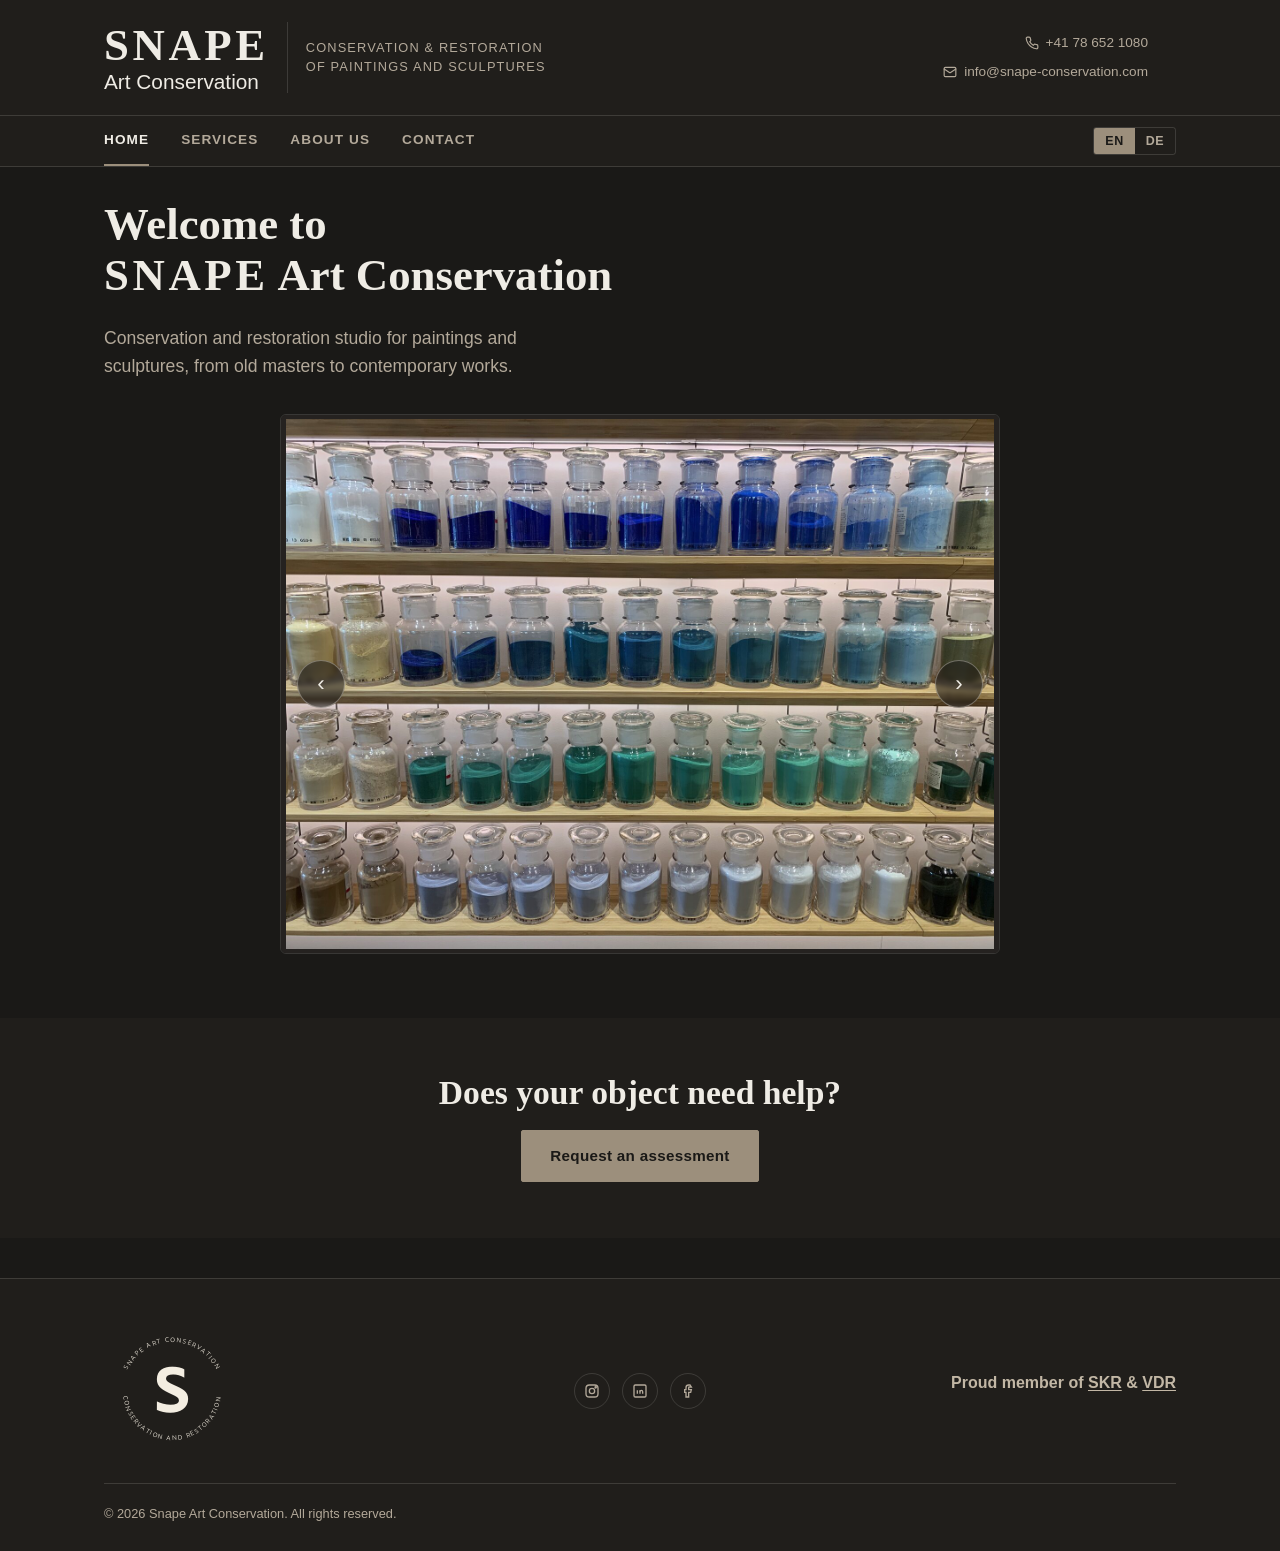
<file: index.html>
<!DOCTYPE html>
<html lang="en">
<head>
<meta charset="UTF-8">
<meta name="viewport" content="width=device-width, initial-scale=1.0">
<title>Snape Art Conservation — Paintings &amp; Sculpture Conservation Studio</title>
<meta name="description" content="Conservation and restoration studio for paintings and sculptures, from old masters to contemporary works. Based in Switzerland.">
<link rel="stylesheet" href="css/style.css">
</head>
<body>

<header class="site-header">
  <div class="header-top container">
    <a class="logo" href="index.html">
      <span class="logo-main">
        <span class="logo-name">Snape</span>
        <span class="logo-sub">Art Conservation</span>
      </span>
      <span class="logo-divider"></span>
      <span class="logo-tagline">
        <span data-i18n="logo.tagline1">Conservation &amp; Restoration</span>
        <span data-i18n="logo.tagline2">of Paintings and Sculptures</span>
      </span>
    </a>
    <div class="header-contact">
      <a href="tel:+41786521080">
        <svg viewBox="0 0 24 24" fill="none" stroke="currentColor" stroke-width="2" stroke-linecap="round" stroke-linejoin="round"><path d="M22 16.92v3a2 2 0 0 1-2.18 2 19.79 19.79 0 0 1-8.63-3.07 19.5 19.5 0 0 1-6-6 19.79 19.79 0 0 1-3.07-8.67A2 2 0 0 1 4.11 2h3a2 2 0 0 1 2 1.72c.127.96.361 1.903.7 2.81a2 2 0 0 1-.45 2.11L8.09 9.91a16 16 0 0 0 6 6l1.27-1.27a2 2 0 0 1 2.11-.45c.907.339 1.85.573 2.81.7A2 2 0 0 1 22 16.92z"/></svg>
        +41 78 652 1080
      </a>
      <a href="mailto:info@snape-conservation.com">
        <svg viewBox="0 0 24 24" fill="none" stroke="currentColor" stroke-width="2" stroke-linecap="round" stroke-linejoin="round"><rect x="2" y="4" width="20" height="16" rx="2"/><path d="m22 7-8.97 5.7a1.94 1.94 0 0 1-2.06 0L2 7"/></svg>
        info@snape-conservation.com
      </a>
    </div>
    <div class="header-controls">
      <button class="menu-toggle" aria-label="Menu" aria-expanded="false">
        <span></span><span></span><span></span>
      </button>
    </div>
  </div>
  <nav class="main-nav">
    <div class="container nav-row">
      <ul>
        <li><a href="index.html" data-i18n="nav.home">Home</a></li>
        <li><a href="services.html" data-i18n="nav.services">Services</a></li>
        <li><a href="about.html" data-i18n="nav.about">About</a></li>
        <li><a href="contact.html" data-i18n="nav.contact">Contact</a></li>
      </ul>
      <div class="lang-toggle">
        <button class="lang-btn" data-lang="en">EN</button>
        <button class="lang-btn" data-lang="de">DE</button>
      </div>
    </div>
  </nav>
</header>

<main>

  <section class="hero hero-simple">
    <div class="container">
      <div class="hero-copy fade-in">
        <h1><span data-i18n="home.title.line1">Welcome to</span><br><span class="hero-title-name">Snape</span> Art Conservation</h1>
        <p class="lead" data-i18n="home.lead">Conservation and restoration studio for paintings and sculptures, from old masters to contemporary works.</p>
      </div>
    </div>
  </section>

  <section class="hero-reel-section">
    <div class="container">
      <div class="reel reel--hero fade-in">
        <div class="reel-track">
          <img src="images/home-13.jpg" alt="Close-up of paint loss revealing gold ground, with scale">
          <img src="images/home-02.jpg" alt="Pigments used for retouching and colour matching" class="reel-img-inset">
          <img src="images/home-14.jpg" alt="Visual and infrared light comparison of a portrait detail" class="reel-img-inset">
          <img src="images/home-01.jpg" alt="Tear damage in a painting's canvas support" class="reel-img-inset">
          <img src="images/home-11.jpg" data-src-de="images/home-11-de.jpg" alt="Before and after canvas weave consolidation" class="reel-img-inset">
          <img src="images/home-07.jpg" alt="Microscopic cross-section of paint layers" class="reel-img-inset">
          <img src="images/home-09.jpg" alt="Colour matching for retouching work" class="reel-img-inset">
          <img src="images/home-06.jpg" alt="Retouching tools and pigment palette" class="reel-img-inset">
          <img src="images/home-05.jpg" data-src-de="images/home-05-de.jpg" alt="Before and after treatment of a damaged wooden beam" class="reel-img-inset">
          <img src="images/home-12.jpg" alt="Wood fill on a stretcher support" class="reel-img-inset">
          <img src="images/home-08.jpg" alt="Raw canvas edge" class="reel-img-inset">
          <img src="images/home-10.jpg" alt="Edge of a canvas painting before conservation-restoration" class="reel-img-inset">
          <img src="images/home-03.jpg" alt="Surface dirt on a canvas painting" class="reel-img-inset">
          <img src="images/home-04.jpg" alt="Objects packaged for transport" class="reel-img-inset">
        </div>
        <button class="reel-arrow reel-arrow-prev reel-prev" aria-label="Previous">&#8249;</button>
        <button class="reel-arrow reel-arrow-next reel-next" aria-label="Next">&#8250;</button>
      </div>
    </div>
  </section>

  <section class="section-alt">
    <div class="container" style="text-align:center;">
      <h2 class="fade-in" data-i18n="services.cta.title">Does your object need help?</h2>
      <a class="btn btn-solid fade-in" href="contact.html" data-i18n="services.cta.button">Request an assessment</a>
    </div>
  </section>

</main>

<footer class="site-footer">
  <div class="container">
    <div class="footer-grid">
      <img src="images/monogram.svg" alt="Snape Art Conservation monogram" class="footer-monogram">
      <div class="footer-social">
        <a href="#" aria-label="Instagram">
          <svg viewBox="0 0 24 24" fill="none" stroke="currentColor" stroke-width="2"><rect x="3" y="3" width="18" height="18" rx="5"/><circle cx="12" cy="12" r="4"/><circle cx="17.5" cy="6.5" r="1"/></svg>
        </a>
        <a href="#" aria-label="LinkedIn">
          <svg viewBox="0 0 24 24" fill="none" stroke="currentColor" stroke-width="2"><rect x="3" y="3" width="18" height="18" rx="2"/><line x1="8" y1="11" x2="8" y2="16"/><line x1="8" y1="8" x2="8" y2="8"/><line x1="12" y1="16" x2="12" y2="11"/><path d="M12 13c0-1.5 1-2 2-2s2 .5 2 2v3"/></svg>
        </a>
        <a href="#" aria-label="Facebook">
          <svg viewBox="0 0 24 24" fill="none" stroke="currentColor" stroke-width="2"><path d="M15 3h-2a4 4 0 0 0-4 4v3H7v4h2v7h4v-7h3l1-4h-4V7a1 1 0 0 1 1-1h3z"/></svg>
        </a>
      </div>
      <div>
        <p class="footer-member">
          <span data-i18n="footer.member.prefix">Proud member of</span>
          <a href="https://www.restaurierung.swiss/de/verband" target="_blank" rel="noopener noreferrer">SKR</a>
          &amp;
          <a href="https://www.restauratoren.de/der-vdr/" target="_blank" rel="noopener noreferrer">VDR</a>
        </p>
      </div>
    </div>
    <div class="footer-bottom">
      <span>&copy; <span id="year"></span> Snape Art Conservation. <span data-i18n="footer.rights">All rights reserved.</span></span>
    </div>
  </div>
</footer>

<script src="js/translations.js"></script>
<script src="js/main.js"></script>
<script>document.getElementById('year').textContent = new Date().getFullYear();</script>
</body>
</html>
</file>
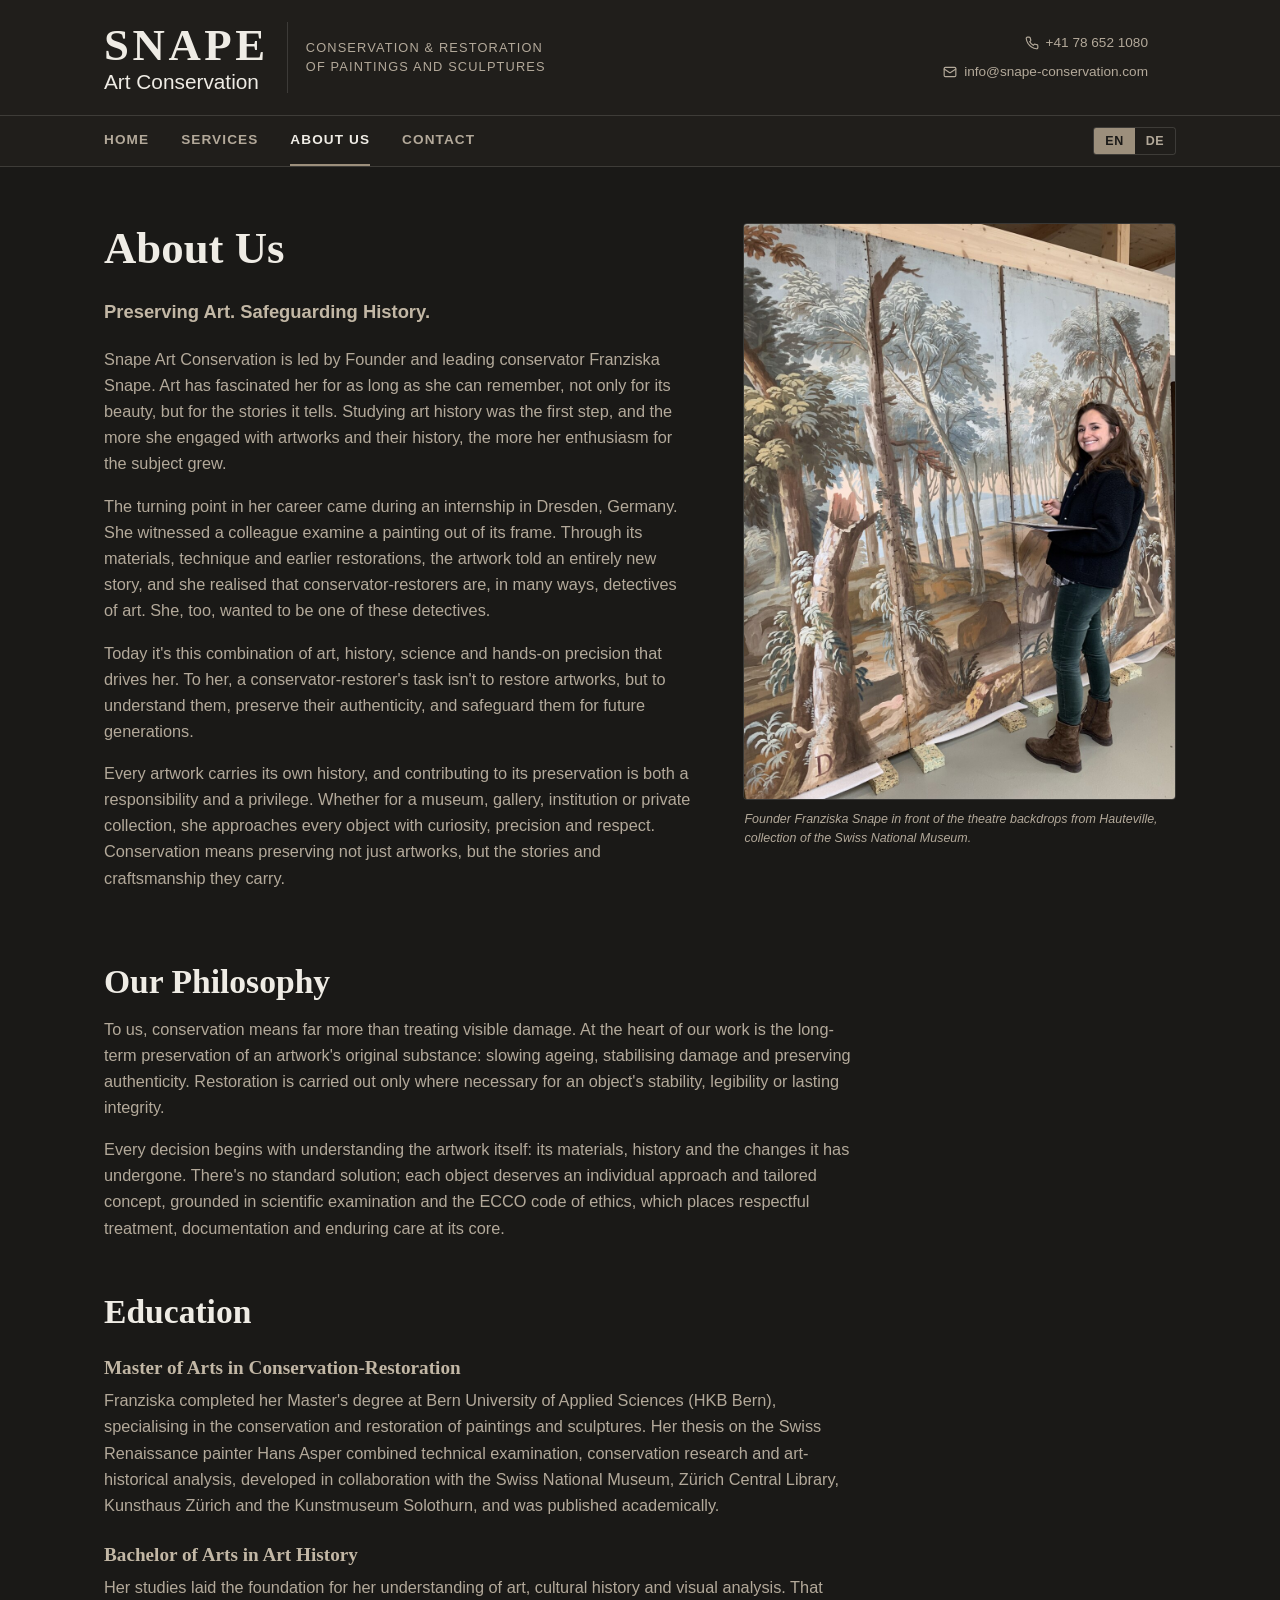
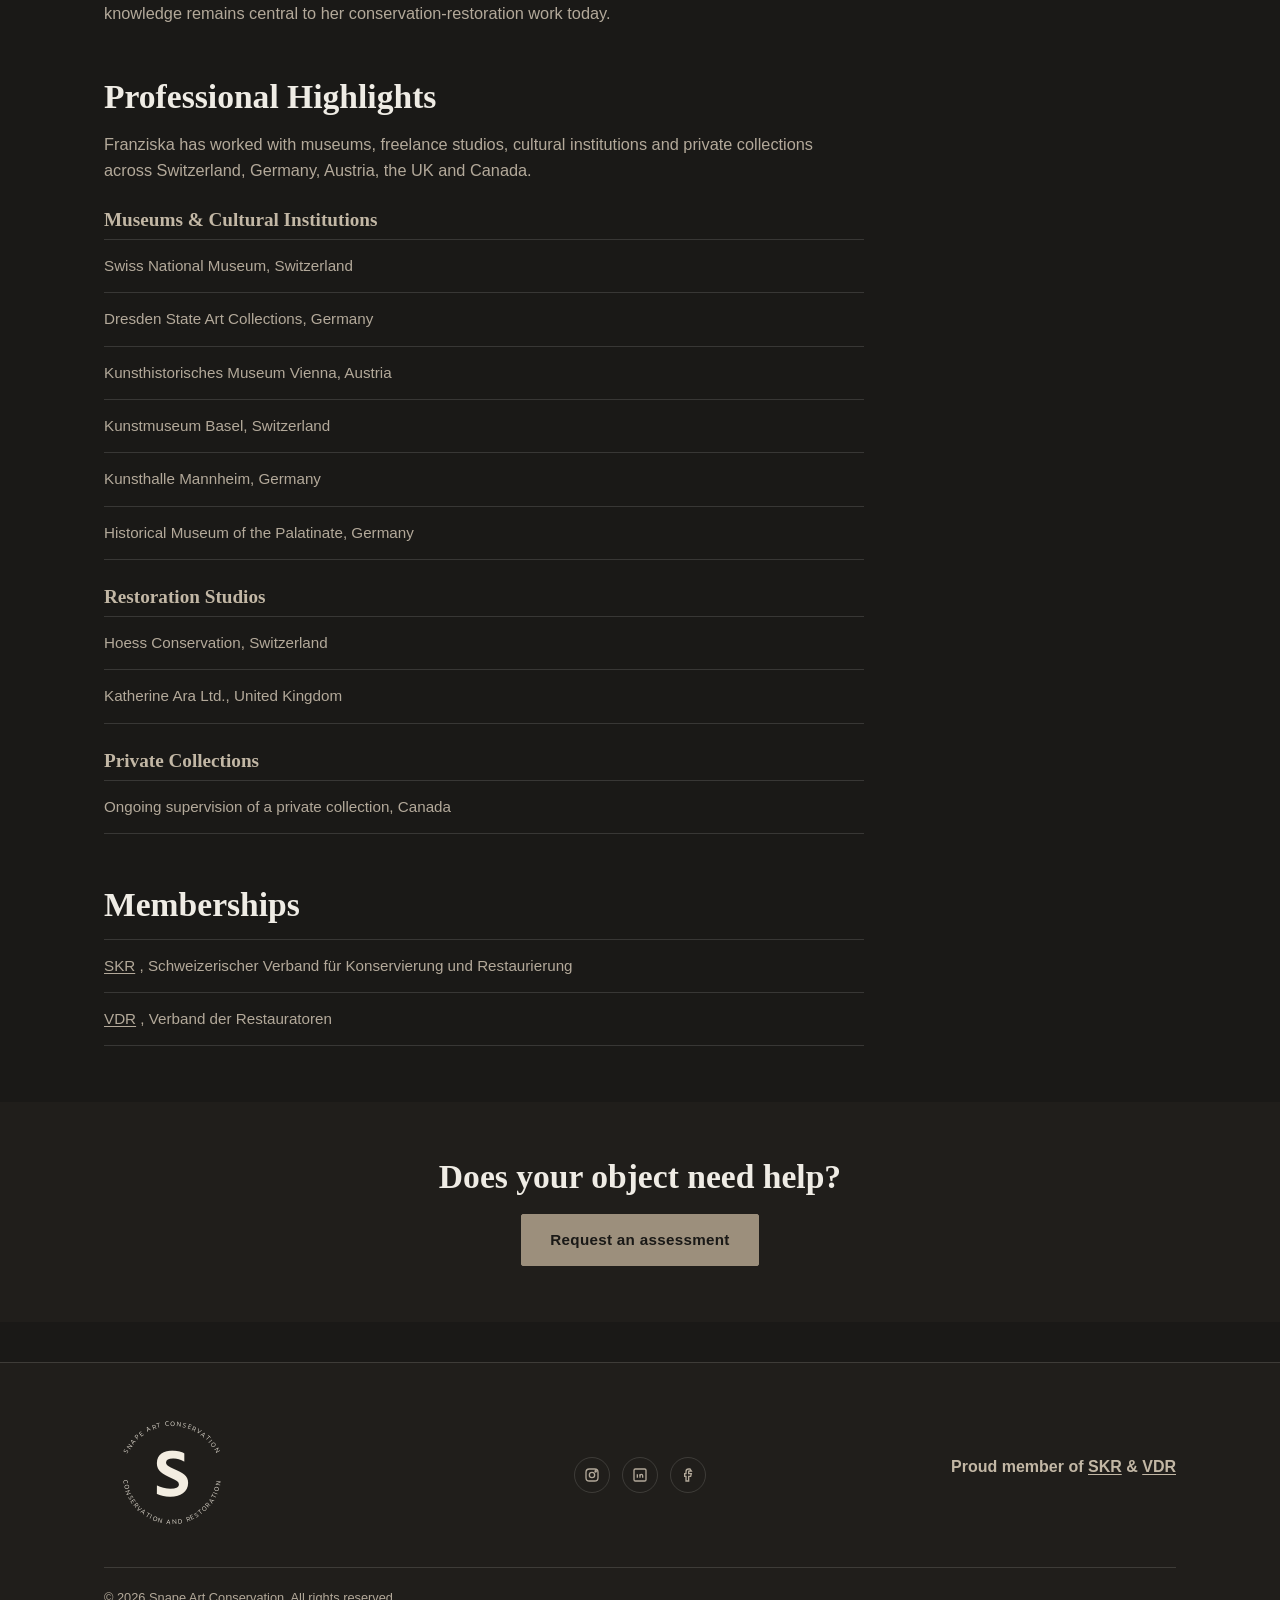
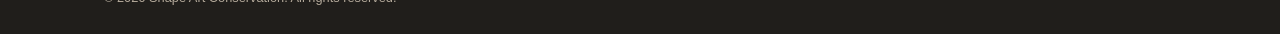
<file: about.html>
<!DOCTYPE html>
<html lang="en">
<head>
<meta charset="UTF-8">
<meta name="viewport" content="width=device-width, initial-scale=1.0">
<title>About — Snape Art Conservation</title>
<meta name="description" content="About the conservator-restorer behind Snape Art Conservation: training, experience and professional memberships.">
<link rel="stylesheet" href="css/style.css">
</head>
<body>

<header class="site-header">
  <div class="header-top container">
    <a class="logo" href="index.html">
      <span class="logo-main">
        <span class="logo-name">Snape</span>
        <span class="logo-sub">Art Conservation</span>
      </span>
      <span class="logo-divider"></span>
      <span class="logo-tagline">
        <span data-i18n="logo.tagline1">Conservation &amp; Restoration</span>
        <span data-i18n="logo.tagline2">of Paintings and Sculptures</span>
      </span>
    </a>
    <div class="header-contact">
      <a href="tel:+41786521080">
        <svg viewBox="0 0 24 24" fill="none" stroke="currentColor" stroke-width="2" stroke-linecap="round" stroke-linejoin="round"><path d="M22 16.92v3a2 2 0 0 1-2.18 2 19.79 19.79 0 0 1-8.63-3.07 19.5 19.5 0 0 1-6-6 19.79 19.79 0 0 1-3.07-8.67A2 2 0 0 1 4.11 2h3a2 2 0 0 1 2 1.72c.127.96.361 1.903.7 2.81a2 2 0 0 1-.45 2.11L8.09 9.91a16 16 0 0 0 6 6l1.27-1.27a2 2 0 0 1 2.11-.45c.907.339 1.85.573 2.81.7A2 2 0 0 1 22 16.92z"/></svg>
        +41 78 652 1080
      </a>
      <a href="mailto:info@snape-conservation.com">
        <svg viewBox="0 0 24 24" fill="none" stroke="currentColor" stroke-width="2" stroke-linecap="round" stroke-linejoin="round"><rect x="2" y="4" width="20" height="16" rx="2"/><path d="m22 7-8.97 5.7a1.94 1.94 0 0 1-2.06 0L2 7"/></svg>
        info@snape-conservation.com
      </a>
    </div>
    <div class="header-controls">
      <button class="menu-toggle" aria-label="Menu" aria-expanded="false">
        <span></span><span></span><span></span>
      </button>
    </div>
  </div>
  <nav class="main-nav">
    <div class="container nav-row">
      <ul>
        <li><a href="index.html" data-i18n="nav.home">Home</a></li>
        <li><a href="services.html" data-i18n="nav.services">Services</a></li>
        <li><a href="about.html" data-i18n="nav.about">About</a></li>
        <li><a href="contact.html" data-i18n="nav.contact">Contact</a></li>
      </ul>
      <div class="lang-toggle">
        <button class="lang-btn" data-lang="en">EN</button>
        <button class="lang-btn" data-lang="de">DE</button>
      </div>
    </div>
  </nav>
</header>

<main>

  <section>
    <div class="container about-grid">
      <div class="about-photo-wrap fade-in">
        <div class="about-photo">
          <img src="images/about-portrait-theaterkulissen.jpg" alt="Portrait of the conservator in front of large painted theatre backdrops">
        </div>
        <p class="photo-caption" data-i18n="about.photo.caption">Founder Franziska Snape in front of the theatre backdrops from Hauteville, collection of the Swiss National Museum.</p>
      </div>
      <div class="about-body fade-in">
        <h1 data-i18n="about.title">About Us</h1>
        <p class="lead" data-i18n="about.lead">Preserving Art. Safeguarding History.</p>
        <p data-i18n="about.p1">Snape Art Conservation is led by Founder and leading conservator Franziska Snape. Art has fascinated her for as long as she can remember, not only for its beauty, but for the stories it tells. Studying art history was the first step, and the more she engaged with artworks and their history, the more her enthusiasm for the subject grew.</p>
        <p data-i18n="about.p2">The turning point in her career came during an internship in Dresden, Germany. She witnessed a colleague examine a painting out of its frame. Through its materials, technique and earlier restorations, the artwork told an entirely new story, and she realised that conservator-restorers are, in many ways, detectives of art. She, too, wanted to be one of these detectives.</p>
        <p data-i18n="about.p3">Today it's this combination of art, history, science and hands-on precision that drives her. To her, a conservator-restorer's task isn't to restore artworks, but to understand them, preserve their authenticity, and safeguard them for future generations.</p>
        <p data-i18n="about.p4">Every artwork carries its own history, and contributing to its preservation is both a responsibility and a privilege. Whether for a museum, gallery, institution or private collection, she approaches every object with curiosity, precision and respect. Conservation means preserving not just artworks, but the stories and craftsmanship they carry.</p>
      </div>
    </div>
  </section>

  <section class="about-extended-section">
    <div class="container">
    <div class="about-extended">

      <div class="about-section fade-in">
        <h2 data-i18n="about.philosophy.title">Our Philosophy</h2>
        <p data-i18n="about.philosophy.p1">To us, conservation means far more than treating visible damage. At the heart of our work is the long-term preservation of an artwork's original substance: slowing ageing, stabilising damage and preserving authenticity. Restoration is carried out only where necessary for an object's stability, legibility or lasting integrity.</p>
        <p data-i18n="about.philosophy.p2">Every decision begins with understanding the artwork itself: its materials, history and the changes it has undergone. There's no standard solution; each object deserves an individual approach and tailored concept, grounded in scientific examination and the ECCO code of ethics, which places respectful treatment, documentation and enduring care at its core.</p>
      </div>

      <div class="about-section fade-in">
        <h2 data-i18n="about.edu.title">Education</h2>
        <h3 data-i18n="about.edu.master.title">Master of Arts in Conservation-Restoration</h3>
        <p data-i18n="about.edu.master.text">Franziska completed her Master's degree at Bern University of Applied Sciences (HKB Bern), specialising in the conservation and restoration of paintings and sculptures. Her thesis on the Swiss Renaissance painter Hans Asper combined technical examination, conservation research and art-historical analysis, developed in collaboration with the Swiss National Museum, Zürich Central Library, Kunsthaus Zürich and the Kunstmuseum Solothurn, and was published academically.</p>
        <h3 data-i18n="about.edu.bachelor.title">Bachelor of Arts in Art History</h3>
        <p data-i18n="about.edu.bachelor.text">Her studies laid the foundation for her understanding of art, cultural history and visual analysis. That knowledge remains central to her conservation-restoration work today.</p>
      </div>

      <div class="about-section fade-in">
        <h2 data-i18n="about.highlights.title">Professional Highlights</h2>
        <p data-i18n="about.highlights.intro">Franziska has worked with museums, freelance studios, cultural institutions and private collections across Switzerland, Germany, Austria, the UK and Canada.</p>

        <h3 data-i18n="about.highlights.museums.title">Museums &amp; Cultural Institutions</h3>
        <ul class="cv-list">
          <li data-i18n="about.highlights.museums.1">Swiss National Museum, Switzerland</li>
          <li data-i18n="about.highlights.museums.2">Dresden State Art Collections, Germany</li>
          <li data-i18n="about.highlights.museums.3">Kunsthistorisches Museum Vienna, Austria</li>
          <li data-i18n="about.highlights.museums.4">Kunstmuseum Basel, Switzerland</li>
          <li data-i18n="about.highlights.museums.5">Kunsthalle Mannheim, Germany</li>
          <li data-i18n="about.highlights.museums.6">Historical Museum of the Palatinate, Germany</li>
        </ul>

        <h3 data-i18n="about.highlights.studios.title">Restoration Studios</h3>
        <ul class="cv-list">
          <li data-i18n="about.highlights.studios.1">Hoess Conservation, Switzerland</li>
          <li data-i18n="about.highlights.studios.2">Katherine Ara Ltd., United Kingdom</li>
        </ul>

        <h3 data-i18n="about.highlights.private.title">Private Collections</h3>
        <ul class="cv-list">
          <li data-i18n="about.highlights.private.1">Ongoing supervision of a private collection, Canada</li>
        </ul>
      </div>

      <div class="about-section fade-in">
        <h2 data-i18n="about.memberships.title">Memberships</h2>
        <ul class="cv-list">
          <li>
            <a href="https://www.restaurierung.swiss/de/verband" target="_blank" rel="noopener noreferrer">SKR</a>
            <span data-i18n="about.memberships.skr.suffix">, Schweizerischer Verband für Konservierung und Restaurierung</span>
          </li>
          <li>
            <a href="https://www.restauratoren.de/der-vdr/" target="_blank" rel="noopener noreferrer">VDR</a>
            <span data-i18n="about.memberships.vdr.suffix">, Verband der Restauratoren</span>
          </li>
        </ul>
      </div>

    </div>
    </div>
  </section>

  <section class="section-alt">
    <div class="container" style="text-align:center;">
      <h2 class="fade-in" data-i18n="services.cta.title">Does your object need help?</h2>
      <a class="btn btn-solid fade-in" href="contact.html" data-i18n="services.cta.button">Request an assessment</a>
    </div>
  </section>

</main>

<footer class="site-footer">
  <div class="container">
    <div class="footer-grid">
      <img src="images/monogram.svg" alt="Snape Art Conservation monogram" class="footer-monogram">
      <div class="footer-social">
        <a href="#" aria-label="Instagram">
          <svg viewBox="0 0 24 24" fill="none" stroke="currentColor" stroke-width="2"><rect x="3" y="3" width="18" height="18" rx="5"/><circle cx="12" cy="12" r="4"/><circle cx="17.5" cy="6.5" r="1"/></svg>
        </a>
        <a href="#" aria-label="LinkedIn">
          <svg viewBox="0 0 24 24" fill="none" stroke="currentColor" stroke-width="2"><rect x="3" y="3" width="18" height="18" rx="2"/><line x1="8" y1="11" x2="8" y2="16"/><line x1="8" y1="8" x2="8" y2="8"/><line x1="12" y1="16" x2="12" y2="11"/><path d="M12 13c0-1.5 1-2 2-2s2 .5 2 2v3"/></svg>
        </a>
        <a href="#" aria-label="Facebook">
          <svg viewBox="0 0 24 24" fill="none" stroke="currentColor" stroke-width="2"><path d="M15 3h-2a4 4 0 0 0-4 4v3H7v4h2v7h4v-7h3l1-4h-4V7a1 1 0 0 1 1-1h3z"/></svg>
        </a>
      </div>
      <div>
        <p class="footer-member">
          <span data-i18n="footer.member.prefix">Proud member of</span>
          <a href="https://www.restaurierung.swiss/de/verband" target="_blank" rel="noopener noreferrer">SKR</a>
          &amp;
          <a href="https://www.restauratoren.de/der-vdr/" target="_blank" rel="noopener noreferrer">VDR</a>
        </p>
      </div>
    </div>
    <div class="footer-bottom">
      <span>&copy; <span id="year"></span> Snape Art Conservation. <span data-i18n="footer.rights">All rights reserved.</span></span>
    </div>
  </div>
</footer>

<script src="js/translations.js"></script>
<script src="js/main.js"></script>
<script>document.getElementById('year').textContent = new Date().getFullYear();</script>
</body>
</html>
</file>
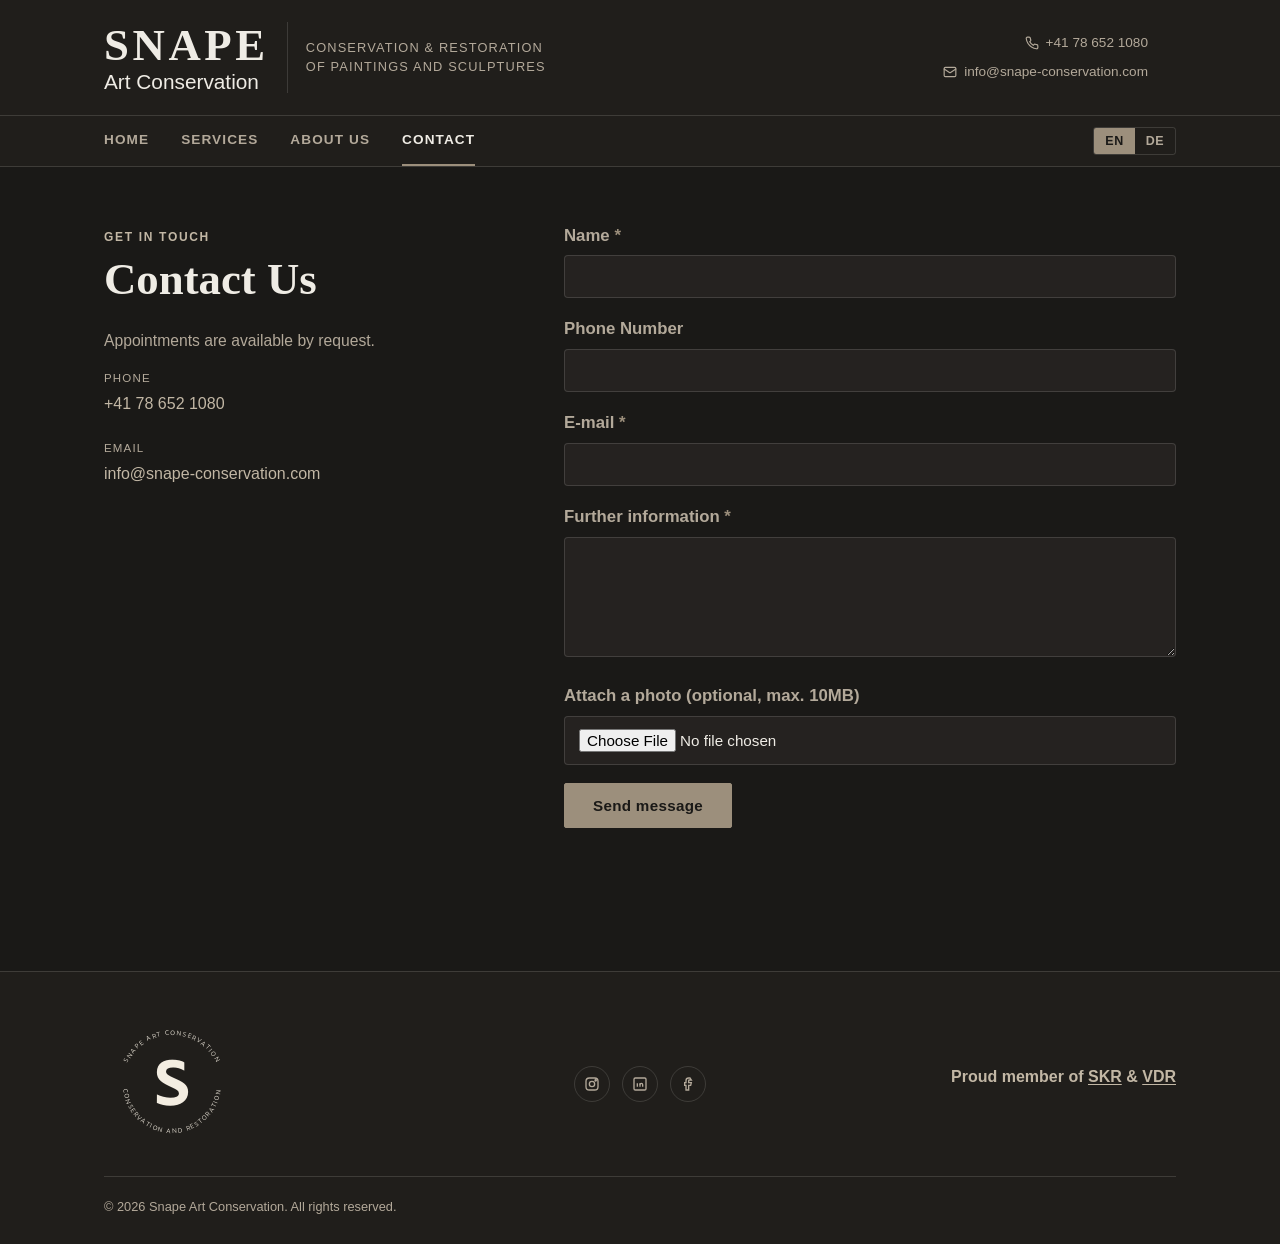
<file: contact.html>
<!DOCTYPE html>
<html lang="en">
<head>
<meta charset="UTF-8">
<meta name="viewport" content="width=device-width, initial-scale=1.0">
<title>Contact — Snape Art Conservation</title>
<meta name="description" content="Get in touch with Snape Art Conservation for a condition assessment or treatment proposal. Appointments available on request.">
<link rel="stylesheet" href="css/style.css">
</head>
<body>

<header class="site-header">
  <div class="header-top container">
    <a class="logo" href="index.html">
      <span class="logo-main">
        <span class="logo-name">Snape</span>
        <span class="logo-sub">Art Conservation</span>
      </span>
      <span class="logo-divider"></span>
      <span class="logo-tagline">
        <span data-i18n="logo.tagline1">Conservation &amp; Restoration</span>
        <span data-i18n="logo.tagline2">of Paintings and Sculptures</span>
      </span>
    </a>
    <div class="header-contact">
      <a href="tel:+41786521080">
        <svg viewBox="0 0 24 24" fill="none" stroke="currentColor" stroke-width="2" stroke-linecap="round" stroke-linejoin="round"><path d="M22 16.92v3a2 2 0 0 1-2.18 2 19.79 19.79 0 0 1-8.63-3.07 19.5 19.5 0 0 1-6-6 19.79 19.79 0 0 1-3.07-8.67A2 2 0 0 1 4.11 2h3a2 2 0 0 1 2 1.72c.127.96.361 1.903.7 2.81a2 2 0 0 1-.45 2.11L8.09 9.91a16 16 0 0 0 6 6l1.27-1.27a2 2 0 0 1 2.11-.45c.907.339 1.85.573 2.81.7A2 2 0 0 1 22 16.92z"/></svg>
        +41 78 652 1080
      </a>
      <a href="mailto:info@snape-conservation.com">
        <svg viewBox="0 0 24 24" fill="none" stroke="currentColor" stroke-width="2" stroke-linecap="round" stroke-linejoin="round"><rect x="2" y="4" width="20" height="16" rx="2"/><path d="m22 7-8.97 5.7a1.94 1.94 0 0 1-2.06 0L2 7"/></svg>
        info@snape-conservation.com
      </a>
    </div>
    <div class="header-controls">
      <button class="menu-toggle" aria-label="Menu" aria-expanded="false">
        <span></span><span></span><span></span>
      </button>
    </div>
  </div>
  <nav class="main-nav">
    <div class="container nav-row">
      <ul>
        <li><a href="index.html" data-i18n="nav.home">Home</a></li>
        <li><a href="services.html" data-i18n="nav.services">Services</a></li>
        <li><a href="about.html" data-i18n="nav.about">About</a></li>
        <li><a href="contact.html" data-i18n="nav.contact">Contact</a></li>
      </ul>
      <div class="lang-toggle">
        <button class="lang-btn" data-lang="en">EN</button>
        <button class="lang-btn" data-lang="de">DE</button>
      </div>
    </div>
  </nav>
</header>

<main>

  <section>
    <div class="container contact-grid">
      <div class="contact-info fade-in">
        <span class="eyebrow" data-i18n="contact.eyebrow">Get in touch</span>
        <h1 data-i18n="contact.title">Contact Us</h1>
        <p data-i18n="contact.intro">Appointments are available by request.</p>

        <div class="contact-detail">
          <span class="label" data-i18n="contact.phone.label">Phone</span>
          <a href="tel:+41786521080">+41 78 652 1080</a>
        </div>
        <div class="contact-detail">
          <span class="label" data-i18n="contact.email.label">Email</span>
          <a href="mailto:info@snape-conservation.com">info@snape-conservation.com</a>
        </div>
      </div>

      <form id="contact-form" class="fade-in" action="https://formsubmit.co/info@snape-conservation.com" method="POST" enctype="multipart/form-data" target="formsubmit-frame">
        <!-- Hidden FormSubmit.co config (no account needed, JS above submits via AJAX;
             these keep the form working even if a visitor has JavaScript disabled) -->
        <input type="hidden" name="_subject" value="New website enquiry — Snape Art Conservation">
        <input type="hidden" name="_template" value="table">
        <input type="hidden" name="_captcha" value="false">
        <input type="text" name="_honey" style="display:none" tabindex="-1" autocomplete="off">

        <div class="field">
          <label for="name"><span data-i18n="contact.form.name">Name</span><span class="required-mark" aria-hidden="true"> *</span></label>
          <input type="text" id="name" name="name" required>
        </div>
        <div class="field">
          <label for="phone" data-i18n="contact.form.phone">Phone Number</label>
          <input type="tel" id="phone" name="phone">
        </div>
        <div class="field">
          <label for="email"><span data-i18n="contact.form.email">E-mail</span><span class="required-mark" aria-hidden="true"> *</span></label>
          <input type="email" id="email" name="email" required>
        </div>
        <div class="field">
          <label for="message"><span data-i18n="contact.form.message">Further information</span><span class="required-mark" aria-hidden="true"> *</span></label>
          <textarea id="message" name="message" required></textarea>
        </div>
        <div class="field">
          <label for="attachment" data-i18n="contact.form.attachment">Attach a photo (optional, max. 10MB)</label>
          <input type="file" id="attachment" name="attachment" accept="image/png, image/jpeg, image/webp, application/pdf">
        </div>
        <div>
          <button type="submit" class="btn btn-solid" data-i18n="contact.form.submit">Send message</button>
        </div>
        <p class="form-status" role="status"></p>
      </form>
      <iframe name="formsubmit-frame" id="formsubmit-frame" style="display:none" aria-hidden="true" title="Form submission target"></iframe>
    </div>
  </section>

</main>

<footer class="site-footer">
  <div class="container">
    <div class="footer-grid">
      <img src="images/monogram.svg" alt="Snape Art Conservation monogram" class="footer-monogram">
      <div class="footer-social">
        <a href="#" aria-label="Instagram">
          <svg viewBox="0 0 24 24" fill="none" stroke="currentColor" stroke-width="2"><rect x="3" y="3" width="18" height="18" rx="5"/><circle cx="12" cy="12" r="4"/><circle cx="17.5" cy="6.5" r="1"/></svg>
        </a>
        <a href="#" aria-label="LinkedIn">
          <svg viewBox="0 0 24 24" fill="none" stroke="currentColor" stroke-width="2"><rect x="3" y="3" width="18" height="18" rx="2"/><line x1="8" y1="11" x2="8" y2="16"/><line x1="8" y1="8" x2="8" y2="8"/><line x1="12" y1="16" x2="12" y2="11"/><path d="M12 13c0-1.5 1-2 2-2s2 .5 2 2v3"/></svg>
        </a>
        <a href="#" aria-label="Facebook">
          <svg viewBox="0 0 24 24" fill="none" stroke="currentColor" stroke-width="2"><path d="M15 3h-2a4 4 0 0 0-4 4v3H7v4h2v7h4v-7h3l1-4h-4V7a1 1 0 0 1 1-1h3z"/></svg>
        </a>
      </div>
      <div>
        <p class="footer-member">
          <span data-i18n="footer.member.prefix">Proud member of</span>
          <a href="https://www.restaurierung.swiss/de/verband" target="_blank" rel="noopener noreferrer">SKR</a>
          &amp;
          <a href="https://www.restauratoren.de/der-vdr/" target="_blank" rel="noopener noreferrer">VDR</a>
        </p>
      </div>
    </div>
    <div class="footer-bottom">
      <span>&copy; <span id="year"></span> Snape Art Conservation. <span data-i18n="footer.rights">All rights reserved.</span></span>
    </div>
  </div>
</footer>

<script src="js/translations.js"></script>
<script src="js/main.js"></script>
<script>document.getElementById('year').textContent = new Date().getFullYear();</script>
</body>
</html>
</file>
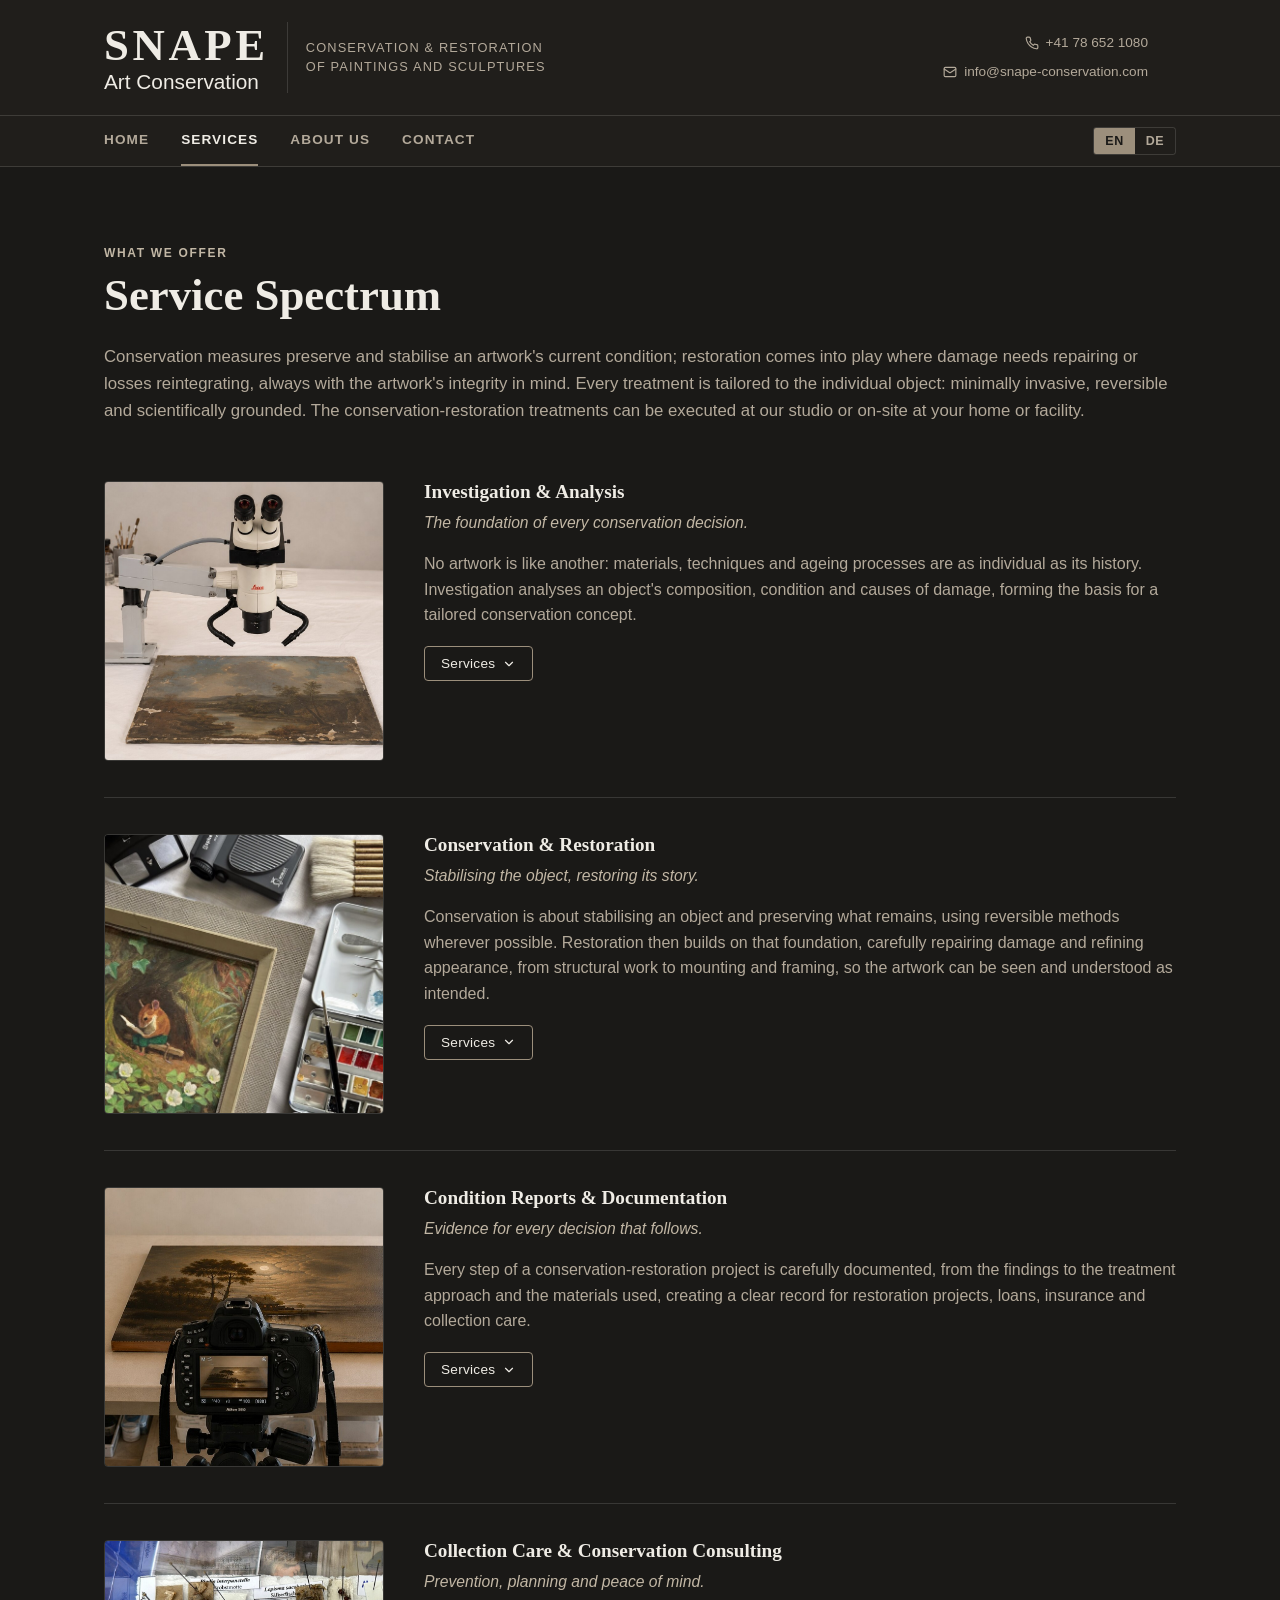
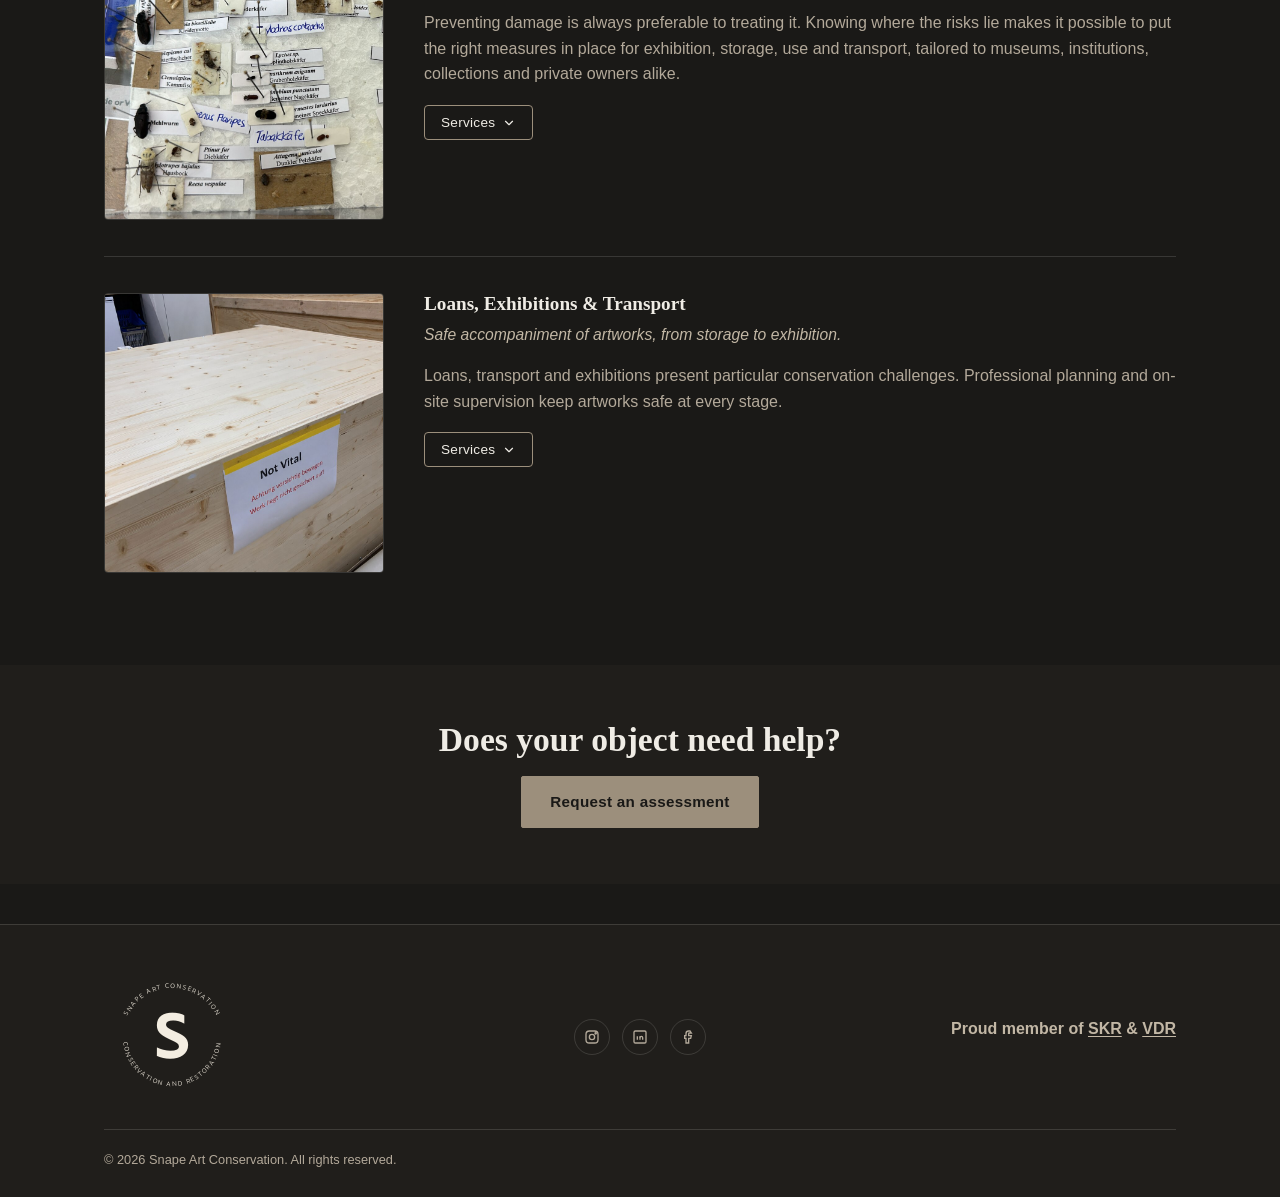
<file: services.html>
<!DOCTYPE html>
<html lang="en">
<head>
<meta charset="UTF-8">
<meta name="viewport" content="width=device-width, initial-scale=1.0">
<title>Service Spectrum — Snape Art Conservation</title>
<meta name="description" content="Investigation and analysis, conservation and restoration, condition reporting, collection care and exhibition support for paintings and sculptures.">
<link rel="stylesheet" href="css/style.css">
</head>
<body>

<header class="site-header">
  <div class="header-top container">
    <a class="logo" href="index.html">
      <span class="logo-main">
        <span class="logo-name">Snape</span>
        <span class="logo-sub">Art Conservation</span>
      </span>
      <span class="logo-divider"></span>
      <span class="logo-tagline">
        <span data-i18n="logo.tagline1">Conservation &amp; Restoration</span>
        <span data-i18n="logo.tagline2">of Paintings and Sculptures</span>
      </span>
    </a>
    <div class="header-contact">
      <a href="tel:+41786521080">
        <svg viewBox="0 0 24 24" fill="none" stroke="currentColor" stroke-width="2" stroke-linecap="round" stroke-linejoin="round"><path d="M22 16.92v3a2 2 0 0 1-2.18 2 19.79 19.79 0 0 1-8.63-3.07 19.5 19.5 0 0 1-6-6 19.79 19.79 0 0 1-3.07-8.67A2 2 0 0 1 4.11 2h3a2 2 0 0 1 2 1.72c.127.96.361 1.903.7 2.81a2 2 0 0 1-.45 2.11L8.09 9.91a16 16 0 0 0 6 6l1.27-1.27a2 2 0 0 1 2.11-.45c.907.339 1.85.573 2.81.7A2 2 0 0 1 22 16.92z"/></svg>
        +41 78 652 1080
      </a>
      <a href="mailto:info@snape-conservation.com">
        <svg viewBox="0 0 24 24" fill="none" stroke="currentColor" stroke-width="2" stroke-linecap="round" stroke-linejoin="round"><rect x="2" y="4" width="20" height="16" rx="2"/><path d="m22 7-8.97 5.7a1.94 1.94 0 0 1-2.06 0L2 7"/></svg>
        info@snape-conservation.com
      </a>
    </div>
    <div class="header-controls">
      <button class="menu-toggle" aria-label="Menu" aria-expanded="false">
        <span></span><span></span><span></span>
      </button>
    </div>
  </div>
  <nav class="main-nav">
    <div class="container nav-row">
      <ul>
        <li><a href="index.html" data-i18n="nav.home">Home</a></li>
        <li><a href="services.html" data-i18n="nav.services">Services</a></li>
        <li><a href="about.html" data-i18n="nav.about">About</a></li>
        <li><a href="contact.html" data-i18n="nav.contact">Contact</a></li>
      </ul>
      <div class="lang-toggle">
        <button class="lang-btn" data-lang="en">EN</button>
        <button class="lang-btn" data-lang="de">DE</button>
      </div>
    </div>
  </nav>
</header>

<main>

  <section class="hero" style="padding-bottom:20px;">
    <div class="container">
      <div class="section-head fade-in">
        <span class="eyebrow" data-i18n="services.eyebrow">What we offer</span>
        <h1 data-i18n="services.title">Services</h1>
        <p class="intro-text" data-i18n="services.intro">Conservation measures preserve and stabilise an artwork's current condition; restoration comes into play where damage needs repairing or losses reintegrating, always with the artwork's integrity in mind. Every treatment is tailored to the individual object: minimally invasive, reversible and scientifically grounded. The conservation-restoration treatments can be executed at our studio or on-site at your home or facility.</p>
      </div>
    </div>
  </section>

  <section style="padding-top:0;">
    <div class="container service-list">

      <div class="service-row fade-in">
        <div class="service-row-image">
          <img src="images/service-microscope-examination.jpg" alt="Microscopic examination of a damaged painting">
        </div>
        <div class="service-row-body">
          <h3 data-i18n="services.item1.title">Investigation &amp; Analysis</h3>
          <p class="service-tagline" data-i18n="services.item1.tagline">The foundation of every conservation decision.</p>
          <p class="service-text" data-i18n="services.item1.text">No artwork is like another: materials, techniques and ageing processes are as individual as its history. Investigation analyses an object's composition, condition and causes of damage, forming the basis for a tailored conservation concept.</p>
          <button class="service-toggle" type="button" aria-expanded="false">
            <span class="service-toggle-label" data-i18n="services.leistungen.label">Services</span>
            <svg class="service-toggle-icon" viewBox="0 0 24 24" fill="none" stroke="currentColor" stroke-width="2" stroke-linecap="round" stroke-linejoin="round"><polyline points="6 9 12 15 18 9"/></svg>
          </button>
          <div class="service-details">
            <div class="service-details-inner">
              <ul class="service-bullets">
            <li data-i18n="services.item1.b1">Technical examination</li>
            <li data-i18n="services.item1.b2">Object-related research</li>
            <li data-i18n="services.item1.b3">UV examination</li>
            <li data-i18n="services.item1.b4">Microscopic examination</li>
            <li data-i18n="services.item1.b5">Development of tailored conservation and restoration concepts</li>
            <li data-i18n="services.item1.b6">Collaboration with external laboratories where required</li>
              </ul>
            </div>
          </div>
        </div>
      </div>

      <div class="service-row fade-in">
        <div class="service-row-image">
          <img src="images/service-conservation-restoration.jpg" alt="Conservation and restoration work in progress">
        </div>
        <div class="service-row-body">
          <h3 data-i18n="services.item2.title">Conservation &amp; Restoration</h3>
          <p class="service-tagline" data-i18n="services.item2.tagline">Stabilising the object, restoring its story.</p>
          <p class="service-text" data-i18n="services.item2.text">Conservation is about stabilising an object and preserving what remains, using reversible methods wherever possible. Restoration then builds on that foundation, carefully repairing damage and refining appearance, from structural work to mounting and framing, so the artwork can be seen and understood as intended.</p>
          <button class="service-toggle" type="button" aria-expanded="false">
            <span class="service-toggle-label" data-i18n="services.leistungen.label">Services</span>
            <svg class="service-toggle-icon" viewBox="0 0 24 24" fill="none" stroke="currentColor" stroke-width="2" stroke-linecap="round" stroke-linejoin="round"><polyline points="6 9 12 15 18 9"/></svg>
          </button>
          <div class="service-details">
            <div class="service-details-inner">
              <ul class="service-bullets">
            <li data-i18n="services.item2.b1">Conservation and restoration of paintings</li>
            <li data-i18n="services.item2.b2">Conservation and restoration of sculptures</li>
            <li data-i18n="services.item2.b3">Conservation and restoration of frames</li>
            <li data-i18n="services.item2.b13">Mounting and framing of artworks (including works on paper)</li>
            <li data-i18n="services.item2.b14">Concept of new hanging system</li>
            <li data-i18n="services.item2.b16">Optimisation of existing framing, including vibration padding and backing board</li>
            <li data-i18n="services.item2.b4">Surface cleaning</li>
            <li data-i18n="services.item2.b5">Consolidation and stabilisation of the paint layer</li>
            <li data-i18n="services.item2.b6">Filling losses</li>
            <li data-i18n="services.item2.b7">Retouching and aesthetic integration</li>
            <li data-i18n="services.item2.b8">Treatment of deformations</li>
            <li data-i18n="services.item2.b9">Mending of tears and holes, and stabilisation of the support</li>
            <li data-i18n="services.item2.b10">Relining and tension adjustment of canvas paintings</li>
            <li data-i18n="services.item2.b11">Varnish treatments</li>
            <li data-i18n="services.item2.b15">Gilding work</li>
              </ul>
            </div>
          </div>
        </div>
      </div>

      <div class="service-row fade-in">
        <div class="service-row-image">
          <img src="images/service-investigation-analysis.jpg" alt="Documenting an artwork's condition">
        </div>
        <div class="service-row-body">
          <h3 data-i18n="services.item3.title">Condition Reports &amp; Documentation</h3>
          <p class="service-tagline" data-i18n="services.item3.tagline">Evidence for every decision that follows.</p>
          <p class="service-text" data-i18n="services.item3.text">Every step of a conservation-restoration project is carefully documented, from the findings to the treatment approach and the materials used, creating a clear record for restoration projects, loans, insurance and collection care.</p>
          <button class="service-toggle" type="button" aria-expanded="false">
            <span class="service-toggle-label" data-i18n="services.leistungen.label">Services</span>
            <svg class="service-toggle-icon" viewBox="0 0 24 24" fill="none" stroke="currentColor" stroke-width="2" stroke-linecap="round" stroke-linejoin="round"><polyline points="6 9 12 15 18 9"/></svg>
          </button>
          <div class="service-details">
            <div class="service-details-inner">
              <ul class="service-bullets">
            <li data-i18n="services.item3.b1">Preparation of condition reports</li>
            <li data-i18n="services.item3.b8">Written and photographic documentation</li>
            <li data-i18n="services.item3.b2">Digital damage mapping</li>
            <li data-i18n="services.item3.b3">High-resolution photos</li>
            <li data-i18n="services.item3.b5">Documentation for restoration projects, loans, exhibitions and insurance</li>
            <li data-i18n="services.item3.b9">Assessment for insurance</li>
            <li data-i18n="services.item3.b10">Technical documentation</li>
              </ul>
            </div>
          </div>
        </div>
      </div>

      <div class="service-row fade-in">
        <div class="service-row-image">
          <img src="images/service-collection-care.jpg" alt="Pest identification reference board used for integrated pest management" class="img-pos-left">
        </div>
        <div class="service-row-body">
          <h3 data-i18n="services.item4.title">Collection Care &amp; Conservation Consulting</h3>
          <p class="service-tagline" data-i18n="services.item4.tagline">Prevention, planning and peace of mind.</p>
          <p class="service-text" data-i18n="services.item4.text">Preventing damage is always preferable to treating it. Knowing where the risks lie makes it possible to put the right measures in place for exhibition, storage, use and transport, tailored to museums, institutions, collections and private owners alike.</p>
          <button class="service-toggle" type="button" aria-expanded="false">
            <span class="service-toggle-label" data-i18n="services.leistungen.label">Services</span>
            <svg class="service-toggle-icon" viewBox="0 0 24 24" fill="none" stroke="currentColor" stroke-width="2" stroke-linecap="round" stroke-linejoin="round"><polyline points="6 9 12 15 18 9"/></svg>
          </button>
          <div class="service-details">
            <div class="service-details-inner">
              <ul class="service-bullets">
            <li data-i18n="services.item4.b2">Preventative conservation consulting (including light and climate)</li>
            <li data-i18n="services.item4.b3">Collection care, including regular condition monitoring</li>
            <li data-i18n="services.item4.b6">Storage and depot concepts</li>
            <li data-i18n="services.item4.b7">Packaging, transport and handling consulting for collection care</li>
            <li data-i18n="services.item4.b9">Integrated pest management (IPM)</li>
            <li data-i18n="services.item4.b10">Collection inventory</li>
            <li data-i18n="services.item4.b11">Depot and exhibition consulting</li>
              </ul>
            </div>
          </div>
        </div>
      </div>

      <div class="service-row fade-in">
        <div class="service-row-image">
          <img src="images/service-loans-exhibitions.jpg" alt="Wooden crate prepared for artwork transport">
        </div>
        <div class="service-row-body">
          <h3 data-i18n="services.item5.title">Loans, Exhibitions &amp; Transport</h3>
          <p class="service-tagline" data-i18n="services.item5.tagline">Safe accompaniment of artworks, from storage to exhibition.</p>
          <p class="service-text" data-i18n="services.item5.text">Loans, transport and exhibitions present particular conservation challenges. Professional planning and on-site supervision keep artworks safe at every stage.</p>
          <button class="service-toggle" type="button" aria-expanded="false">
            <span class="service-toggle-label" data-i18n="services.leistungen.label">Services</span>
            <svg class="service-toggle-icon" viewBox="0 0 24 24" fill="none" stroke="currentColor" stroke-width="2" stroke-linecap="round" stroke-linejoin="round"><polyline points="6 9 12 15 18 9"/></svg>
          </button>
          <div class="service-details">
            <div class="service-details-inner">
              <ul class="service-bullets">
            <li data-i18n="services.item5.b3">Conservation supervision during transport and exhibitions</li>
            <li data-i18n="services.item5.b4">Packaging and transport consulting for loans and exhibitions</li>
            <li data-i18n="services.item5.b5">Supervision of packing and unpacking</li>
            <li data-i18n="services.item5.b6">Installation and de-installation of artworks</li>
            <li data-i18n="services.item5.b7">Courier accompaniment</li>
              </ul>
            </div>
          </div>
        </div>
      </div>

    </div>
  </section>

  <section class="section-alt">
    <div class="container" style="text-align:center;">
      <h2 class="fade-in" data-i18n="services.cta.title">Does your object need help?</h2>
      <a class="btn btn-solid fade-in" href="contact.html" data-i18n="services.cta.button">Request an assessment</a>
    </div>
  </section>

</main>

<footer class="site-footer">
  <div class="container">
    <div class="footer-grid">
      <img src="images/monogram.svg" alt="Snape Art Conservation monogram" class="footer-monogram">
      <div class="footer-social">
        <a href="#" aria-label="Instagram">
          <svg viewBox="0 0 24 24" fill="none" stroke="currentColor" stroke-width="2"><rect x="3" y="3" width="18" height="18" rx="5"/><circle cx="12" cy="12" r="4"/><circle cx="17.5" cy="6.5" r="1"/></svg>
        </a>
        <a href="#" aria-label="LinkedIn">
          <svg viewBox="0 0 24 24" fill="none" stroke="currentColor" stroke-width="2"><rect x="3" y="3" width="18" height="18" rx="2"/><line x1="8" y1="11" x2="8" y2="16"/><line x1="8" y1="8" x2="8" y2="8"/><line x1="12" y1="16" x2="12" y2="11"/><path d="M12 13c0-1.5 1-2 2-2s2 .5 2 2v3"/></svg>
        </a>
        <a href="#" aria-label="Facebook">
          <svg viewBox="0 0 24 24" fill="none" stroke="currentColor" stroke-width="2"><path d="M15 3h-2a4 4 0 0 0-4 4v3H7v4h2v7h4v-7h3l1-4h-4V7a1 1 0 0 1 1-1h3z"/></svg>
        </a>
      </div>
      <div>
        <p class="footer-member">
          <span data-i18n="footer.member.prefix">Proud member of</span>
          <a href="https://www.restaurierung.swiss/de/verband" target="_blank" rel="noopener noreferrer">SKR</a>
          &amp;
          <a href="https://www.restauratoren.de/der-vdr/" target="_blank" rel="noopener noreferrer">VDR</a>
        </p>
      </div>
    </div>
    <div class="footer-bottom">
      <span>&copy; <span id="year"></span> Snape Art Conservation. <span data-i18n="footer.rights">All rights reserved.</span></span>
    </div>
  </div>
</footer>

<script src="js/translations.js"></script>
<script src="js/main.js"></script>
<script>document.getElementById('year').textContent = new Date().getFullYear();</script>
</body>
</html>
</file>
<file: css/style.css>
/* ============================================================
   Snape Art Conservation — stylesheet
   ============================================================ */

@import url('https://api.fontshare.com/v2/css?f[]=amulya@700&f[]=synonym@400,500,600&display=swap');

:root {
  --bg: #1a1917;
  --bg-alt: #201e1b;
  --bg-card: #252220;
  --text: #efece5;
  --text-muted: #b3a99a;
  --border: rgba(239, 236, 229, 0.14);
  --accent: #9c8f7c;
  --accent-light: #c2b7a5;
  --font-head: 'Amulya', Georgia, 'Iowan Old Style', serif;
  --font-body: 'Synonym', -apple-system, BlinkMacSystemFont, 'Segoe UI', Helvetica, Arial, sans-serif;
  --container: 1120px;
}

* { box-sizing: border-box; }
html { scroll-behavior: smooth; }

body {
  margin: 0;
  background: var(--bg);
  color: var(--text);
  font-family: var(--font-body);
  font-weight: 400;
  font-size: 16px;
  line-height: 1.6;
  -webkit-font-smoothing: antialiased;
}

/* Synonym Regular is the base font for every piece of text on the site.
   Form controls and buttons don't inherit font-family by default in all
   browsers, so it's set explicitly here. Amulya Bold is reserved for
   h1/h2/h3 titles only (see below). */
button, input, textarea, select {
  font-family: var(--font-body);
  font-weight: 400;
}

img { max-width: 100%; display: block; }

a { color: inherit; text-decoration: none; }

.container {
  max-width: var(--container);
  margin: 0 auto;
  padding: 0 24px;
}

h1, h2, h3 {
  font-family: var(--font-head);
  font-weight: 700;
  line-height: 1.15;
  margin: 0 0 0.5em;
}

h1 { font-size: clamp(2.1rem, 5vw, 3.4rem); }
h2 { font-size: clamp(1.5rem, 3vw, 2.1rem); }
h3 { font-size: 1.2rem; }

p { margin: 0 0 1em; color: var(--text-muted); }

.eyebrow {
  text-transform: uppercase;
  letter-spacing: 0.14em;
  font-size: 0.75rem;
  color: var(--accent-light);
  font-weight: 600;
  margin-bottom: 0.6em;
  display: inline-block;
}

.btn {
  display: inline-block;
  padding: 13px 28px;
  border-radius: 2px;
  border: 1px solid var(--accent);
  color: var(--text);
  font-family: var(--font-body);
  font-weight: 600;
  font-size: 0.95rem;
  letter-spacing: 0.02em;
  cursor: pointer;
  background: transparent;
  transition: background 0.2s ease, color 0.2s ease;
}
.btn:hover { background: var(--accent); color: var(--bg); }
.btn-solid { background: var(--accent); color: var(--bg); }
.btn-solid:hover { background: var(--accent-light); border-color: var(--accent-light); }

/* ---------------- Header ---------------- */
.site-header {
  background: var(--bg-alt);
  border-bottom: 1px solid var(--border);
  position: sticky;
  top: 0;
  z-index: 50;
}

.header-top {
  display: flex;
  align-items: center;
  flex-wrap: wrap;
  gap: 16px 28px;
  padding: 22px 24px;
}

/* Logo lockup — built from the site's own fonts (Amulya Bold for the
   wordmark, Synonym for everything else) so it always matches, and scales
   cleanly instead of relying on a fixed-resolution image. Name + sub stack
   on the left, a vertical divider separates them from the tagline on the
   right. */
.logo {
  display: inline-flex;
  align-items: center;
  gap: 18px;
  line-height: 1.05;
}
.logo-main {
  display: flex;
  flex-direction: column;
}
.logo-name {
  font-family: var(--font-head);
  font-weight: 700;
  font-size: 2.8rem;
  letter-spacing: 0.08em;
  text-transform: uppercase;
  color: var(--text);
}
.logo-sub {
  font-family: var(--font-body);
  font-weight: 400;
  font-size: 1.3rem;
  color: var(--text);
  margin-top: 2px;
}
.logo-divider {
  width: 1px;
  align-self: stretch;
  background: var(--border);
}
.logo-tagline {
  display: flex;
  flex-direction: column;
  font-family: var(--font-body);
  font-weight: 500;
  font-size: 0.8rem;
  letter-spacing: 0.09em;
  text-transform: uppercase;
  color: var(--text-muted);
  line-height: 1.5;
}
.logo-tagline span { white-space: nowrap; }

.header-contact {
  display: flex;
  flex-direction: column;
  align-items: flex-end;
  gap: 7px;
  font-size: 0.85rem;
  color: var(--text-muted);
  margin-left: auto;
  text-align: right;
}
.header-contact a {
  display: inline-flex;
  align-items: center;
  gap: 7px;
}
.header-contact a:hover { color: var(--accent-light); }
.header-contact svg {
  width: 14px;
  height: 14px;
  flex-shrink: 0;
  stroke: currentColor;
}

.header-controls {
  display: flex;
  align-items: center;
  gap: 18px;
}

.lang-toggle {
  display: flex;
  border: 1px solid var(--border);
  border-radius: 3px;
  overflow: hidden;
}
.lang-btn {
  background: transparent;
  border: none;
  color: var(--text-muted);
  font-family: var(--font-body);
  font-weight: 600;
  font-size: 0.78rem;
  padding: 6px 11px;
  cursor: pointer;
  letter-spacing: 0.04em;
}
.lang-btn.active { background: var(--accent); color: var(--bg); }
.lang-btn:not(.active):hover { color: var(--text); }

.menu-toggle {
  display: none;
  flex-direction: column;
  justify-content: center;
  align-items: stretch;
  gap: 5px;
  width: 32px;
  height: 32px;
  background: none;
  border: none;
  cursor: pointer;
  padding: 0;
  -webkit-appearance: none;
  appearance: none;
}
.menu-toggle span {
  display: block;
  width: 100%;
  height: 2px;
  flex-shrink: 0;
  background: var(--text);
  border-radius: 2px;
}

.main-nav {
  border-top: 1px solid var(--border);
}
.nav-row {
  display: flex;
  align-items: center;
  justify-content: space-between;
  gap: 24px;
}
.main-nav ul {
  list-style: none;
  display: flex;
  gap: 32px;
  margin: 0;
  padding: 0;
}
.main-nav a {
  display: inline-block;
  padding: 13px 0;
  font-size: 0.85rem;
  font-weight: 600;
  letter-spacing: 0.08em;
  text-transform: uppercase;
  color: var(--text-muted);
  border-bottom: 2px solid transparent;
}
.main-nav a:hover,
.main-nav a.active {
  color: var(--text);
  border-bottom-color: var(--accent);
}

/* ---------------- Hero ---------------- */
.hero {
  padding: 72px 0 56px;
}
.hero-grid {
  display: grid;
  grid-template-columns: 1.1fr 0.9fr;
  gap: 56px;
  align-items: center;
}
.hero-copy p.lead {
  font-size: 1.1rem;
  max-width: 46ch;
}
.hero-actions {
  display: flex;
  gap: 14px;
  flex-wrap: wrap;
  margin-top: 8px;
}
.hero-image {
  border: 1px solid var(--border);
  border-radius: 4px;
  overflow: hidden;
}
.hero-image img { width: 100%; height: 100%; object-fit: cover; }

/* ---------------- Sections ---------------- */
section { padding: 56px 0; }
.section-alt { background: var(--bg-alt); }
.section-head { margin-bottom: 36px; }

/* ---------------- Intro ---------------- */
.intro-text { font-size: 1.05rem; }

/* ---------------- Carousel ---------------- */
.reel {
  position: relative;
}
.reel-track {
  display: flex;
  gap: 16px;
  overflow-x: auto;
  scroll-snap-type: x mandatory;
  padding-bottom: 10px;
  -webkit-overflow-scrolling: touch;
  scrollbar-width: thin;
  scrollbar-color: var(--accent) var(--bg-alt);
}
.reel-track img {
  scroll-snap-align: start;
  width: min(360px, 78vw);
  height: 280px;
  object-fit: cover;
  border-radius: 4px;
  border: 1px solid var(--border);
  flex-shrink: 0;
}
.reel-nav {
  display: flex;
  gap: 10px;
  justify-content: flex-end;
  margin-top: 14px;
}
.reel-nav button {
  width: 40px;
  height: 40px;
  border-radius: 50%;
  border: 1px solid var(--border);
  background: transparent;
  color: var(--text);
  cursor: pointer;
  font-size: 1.1rem;
  display: flex;
  align-items: center;
  justify-content: center;
}
.reel-nav button:hover { border-color: var(--accent); color: var(--accent-light); }

/* ---------------- Homepage hero simple + hero reel ---------------- */
.hero-simple { padding: 32px 0 16px; text-align: left; }
.hero-simple .hero-copy { max-width: 720px; }
.hero-simple .lead { font-size: 1.15rem; max-width: 56ch; }

/* Page headlines scale in lockstep with the logo wordmark, so titles read
   as the same size as the logo (and each other) at every breakpoint. */
.hero-simple h1,
.contact-info h1,
.section-head h1,
.about-body h1 { font-size: 2.8rem; }
.hero-title-name { text-transform: uppercase; letter-spacing: 0.08em; }

.hero-reel-section { padding: 0 0 64px; }
.reel--hero { max-width: 720px; margin: 0 auto; border-radius: 6px; overflow: hidden; border: 1px solid var(--border); }
.reel--hero .reel-track {
  gap: 0;
  padding-bottom: 0;
  scrollbar-width: none;
}
.reel--hero .reel-track::-webkit-scrollbar { display: none; }
.reel--hero .reel-track img {
  width: 100%;
  aspect-ratio: 4 / 3;
  height: auto;
  object-fit: cover;
  border: none;
  border-radius: 0;
}
.reel--hero .reel-track img.reel-img-inset {
  object-fit: contain;
  background: var(--bg-card);
  padding: 4px;
  box-sizing: border-box;
}
.reel-arrow {
  position: absolute;
  top: 50%;
  transform: translateY(-50%);
  width: 48px;
  height: 48px;
  border-radius: 50%;
  border: 1px solid rgba(243, 237, 225, 0.35);
  background: rgba(26, 25, 23, 0.55);
  backdrop-filter: blur(2px);
  color: var(--text);
  cursor: pointer;
  font-size: 1.4rem;
  display: flex;
  align-items: center;
  justify-content: center;
  transition: background 0.2s ease, border-color 0.2s ease;
}
.reel-arrow:hover { background: rgba(26, 25, 23, 0.85); border-color: var(--accent); color: var(--accent-light); }
.reel-arrow-prev { left: 16px; }
.reel-arrow-next { right: 16px; }

@media (max-width: 600px) {
  .reel-arrow { width: 38px; height: 38px; font-size: 1.15rem; }
  .reel-arrow-prev { left: 8px; }
  .reel-arrow-next { right: 8px; }
}

/* ---------------- Services list (image left, text right) ---------------- */
.service-list {
  display: flex;
  flex-direction: column;
}
.service-row {
  display: grid;
  grid-template-columns: 280px 1fr;
  gap: 40px;
  align-items: start;
  padding: 36px 0;
  border-top: 1px solid var(--border);
}
.service-row:first-child { border-top: none; padding-top: 0; }
.service-row-image {
  border-radius: 4px;
  overflow: hidden;
  border: 1px solid var(--border);
  aspect-ratio: 1 / 1;
}
.service-row--no-image { grid-template-columns: 1fr; }
.service-row-image img { width: 100%; height: 100%; object-fit: cover; display: block; }
.service-row-image img.img-pos-down { object-position: center 75%; }
.service-row-image img.img-contain { object-fit: contain; background: var(--bg-card); }
.service-row-image img.img-pos-left { object-position: 0% center; }

.service-tagline {
  font-family: var(--font-body);
  font-style: italic;
  font-size: 0.98rem;
  color: var(--accent-light);
  margin: -2px 0 16px;
}
.service-toggle {
  display: inline-flex;
  align-items: center;
  gap: 7px;
  background: transparent;
  border: 1px solid var(--accent);
  color: var(--text);
  font-family: var(--font-body);
  font-size: 0.85rem;
  letter-spacing: 0.02em;
  padding: 9px 16px;
  border-radius: 4px;
  cursor: pointer;
  transition: background 0.2s ease;
}
.service-toggle:hover { background: rgba(193, 137, 63, 0.12); }
.service-toggle-icon {
  width: 14px;
  height: 14px;
  transition: transform 0.3s ease;
}
.service-toggle[aria-expanded="true"] .service-toggle-icon { transform: rotate(180deg); }
.service-details {
  max-height: 0;
  overflow: hidden;
  transition: max-height 0.4s ease;
}
.service-toggle[aria-expanded="true"] + .service-details { max-height: 2000px; }
.service-details-inner { padding-top: 20px; }
.service-bullets {
  list-style: none;
  margin: 0;
  padding: 0;
  display: grid;
  grid-template-columns: 1fr;
  gap: 2px 28px;
}
.service-bullets li {
  font-size: 0.92rem;
  color: var(--text);
  padding: 8px 0;
  border-top: 1px solid var(--border);
}
.service-row-body h3 { margin-bottom: 0.5em; }
.service-row-body p { margin-bottom: 0; }
.service-row-body .service-tagline { margin-bottom: 16px; }
.service-row-body .service-text { margin-bottom: 18px; }

.highlight-grid {
  display: grid;
  grid-template-columns: repeat(3, 1fr);
  gap: 24px;
}
.highlight {
  border-top: 2px solid var(--accent);
  padding-top: 16px;
}

/* ---------------- About ---------------- */
.about-grid {
  display: grid;
  grid-template-columns: 1.15fr 0.85fr;
  gap: 52px;
  align-items: start;
}
.about-photo-wrap { order: 2; }
.about-photo {
  border-radius: 4px;
  overflow: hidden;
  border: 1px solid var(--border);
}
.about-photo-wrap .photo-caption {
  color: var(--text-muted);
  font-size: 0.78rem;
  font-style: italic;
  line-height: 1.5;
  margin: 10px 2px 0;
}
.about-body { order: 1; text-align: left; }
.about-body p { font-size: 1.02rem; }
.about-body .lead {
  font-family: var(--font-body);
  font-weight: 600;
  font-size: 1.15rem;
  color: var(--accent-light);
  margin: 2px 0 20px;
}

/* Extended bio sections below the intro (Education, Highlights, etc.) */
.about-extended-section { padding-top: 0; }
.about-extended { max-width: 760px; text-align: left; }
.about-section { margin-top: 52px; }
.about-section:first-child { margin-top: 0; }
.about-section h2 { margin-bottom: 14px; }
.about-section h3 {
  color: var(--accent-light);
  margin: 26px 0 8px;
}
.about-section p { font-size: 1.02rem; }
.about-section .cv-list { margin-top: 6px; }

.cv-list {
  list-style: none;
  margin: 0;
  padding: 0;
}
.cv-list li {
  padding: 14px 0;
  border-top: 1px solid var(--border);
  font-size: 0.95rem;
  color: var(--text-muted);
}
.cv-list li:last-child { border-bottom: 1px solid var(--border); }
.cv-list strong { color: var(--text); font-weight: 600; }
.editable-note {
  font-size: 0.78rem;
  color: var(--accent-light);
  border: 1px dashed var(--border);
  padding: 10px 14px;
  border-radius: 4px;
  margin-top: 18px;
}

/* ---------------- Contact ---------------- */
.contact-grid {
  display: grid;
  grid-template-columns: 0.8fr 1.2fr;
  gap: 52px;
}
.contact-info p { font-size: 0.98rem; }
.contact-info a { color: var(--accent-light); }
.contact-info a:hover { color: var(--accent); }
.contact-detail { margin-bottom: 22px; }
.contact-detail .label {
  display: block;
  text-transform: uppercase;
  letter-spacing: 0.1em;
  font-size: 0.72rem;
  color: var(--text-muted);
  margin-bottom: 4px;
}

form { display: flex; flex-direction: column; gap: 18px; }
.field label {
  display: block;
  font-size: 1.05rem;
  font-weight: 600;
  margin-bottom: 6px;
  color: var(--text-muted);
}
.field input,
.field textarea {
  width: 100%;
  background: var(--bg-card);
  border: 1px solid var(--border);
  border-radius: 4px;
  color: var(--text);
  font-family: var(--font-body);
  font-size: 0.95rem;
  padding: 12px 14px;
}
.field input:focus,
.field textarea:focus {
  outline: none;
  border-color: var(--accent);
}
.field textarea { resize: vertical; min-height: 120px; }
.required-mark { color: var(--accent); }
.form-note { font-size: 0.8rem; margin-top: -4px; }
.form-status { font-size: 0.85rem; color: var(--accent-light); min-height: 1.2em; }
.form-status.is-error { color: #d97757; }
.btn:disabled { opacity: 0.6; cursor: not-allowed; }

/* ---------------- 404 ---------------- */
.notfound-section {
  min-height: 56vh;
  display: flex;
  align-items: center;
  justify-content: center;
  text-align: center;
}
.notfound-section .container { max-width: 480px; }
.notfound-section .eyebrow { font-size: 1.1rem; letter-spacing: 0.2em; }
.notfound-section p { font-size: 1.02rem; margin-bottom: 28px; }

/* ---------------- Footer ---------------- */
.site-footer {
  background: var(--bg-alt);
  border-top: 1px solid var(--border);
  padding: 44px 0 26px;
  margin-top: 40px;
}
.footer-grid {
  display: flex;
  align-items: center;
  justify-content: flex-end;
  position: relative;
  flex-wrap: wrap;
  gap: 28px;
  margin-bottom: 24px;
}
.footer-brand { font-family: var(--font-body); font-weight: 500; font-size: 1rem; color: var(--text); }
.footer-monogram { width: 136px; height: 136px; margin-right: auto; flex-shrink: 0; }
.footer-contact { display: flex; flex-direction: column; gap: 6px; font-size: 0.88rem; color: var(--text-muted); }
.footer-contact a:hover { color: var(--accent-light); }
.footer-social {
  display: flex;
  gap: 12px;
  align-items: center;
  position: absolute;
  left: 50%;
  transform: translateX(-50%);
}
.footer-social a {
  width: 36px;
  height: 36px;
  border: 1px solid var(--border);
  border-radius: 50%;
  display: flex;
  align-items: center;
  justify-content: center;
  color: var(--text-muted);
}
.footer-social a:hover { border-color: var(--accent); color: var(--accent-light); }
.footer-social svg { width: 16px; height: 16px; }

.footer-bottom {
  border-top: 1px solid var(--border);
  padding-top: 20px;
  display: flex;
  justify-content: space-between;
  flex-wrap: wrap;
  gap: 10px;
  font-size: 0.8rem;
  color: var(--text-muted);
}
.footer-member { color: var(--accent-light); font-weight: 600; }
.footer-member a,
.cv-list a {
  color: inherit;
  text-decoration: underline;
  text-underline-offset: 2px;
}
.footer-member a:hover,
.cv-list a:hover { color: var(--accent); }

/* ---------------- Utility / animations ---------------- */
.fade-in {
  opacity: 0;
  transform: translateY(16px);
  transition: opacity 0.6s ease, transform 0.6s ease;
}
.fade-in.is-visible { opacity: 1; transform: translateY(0); }

/* ---------------- Responsive ---------------- */
@media (max-width: 980px) {
  .logo-name { font-size: 2.2rem; }
  .logo-sub { font-size: 1.1rem; }
  .logo-tagline { font-size: 0.72rem; }
  .hero-simple h1,
  .contact-info h1,
  .section-head h1,
  .about-body h1 { font-size: 2.2rem; }
}

@media (max-width: 860px) {
  .hero-grid,
  .about-grid,
  .contact-grid { grid-template-columns: 1fr; }
  .hero-image { order: -1; max-height: 320px; }
  .highlight-grid { grid-template-columns: 1fr; gap: 20px; }
  .service-row {
    grid-template-columns: 1fr;
    gap: 20px;
  }
  .service-row-image { max-width: 320px; }
  .service-bullets { grid-template-columns: 1fr; }
}

@media (max-width: 720px) {
  .header-contact { display: none; }
  .menu-toggle { display: flex; }
  .header-controls { margin-left: auto; }
  .logo-name { font-size: 1.2rem; letter-spacing: 0.04em; }
  .logo-sub { font-size: 0.66rem; }
  .logo { gap: 10px; }
  .logo-tagline {
    font-size: 0.56rem;
    letter-spacing: 0.04em;
    line-height: 1.3;
  }
  .hero-simple h1,
  .contact-info h1,
  .section-head h1,
  .about-body h1 { font-size: 1.6rem; }
  .main-nav {
    display: none;
    background: var(--bg-alt);
  }
  .main-nav.open { display: block; }
  .nav-row {
    flex-direction: column;
    align-items: stretch;
    gap: 0;
  }
  .main-nav ul {
    flex-direction: column;
    gap: 0;
    padding: 8px 24px 16px;
  }
  .main-nav a { display: block; padding: 12px 0; border-bottom: 1px solid var(--border); }
  .main-nav .lang-toggle { align-self: flex-start; margin: 0 24px 16px; }
  .header-top { padding: 14px 20px; }
  .hero { padding: 40px 0 36px; }
  section { padding: 40px 0; }
  .footer-grid { flex-direction: column; align-items: center; justify-content: center; }
  .footer-social { position: static; transform: none; order: -1; }
  .footer-monogram { margin-right: 0; order: -2; }
}
</file>
